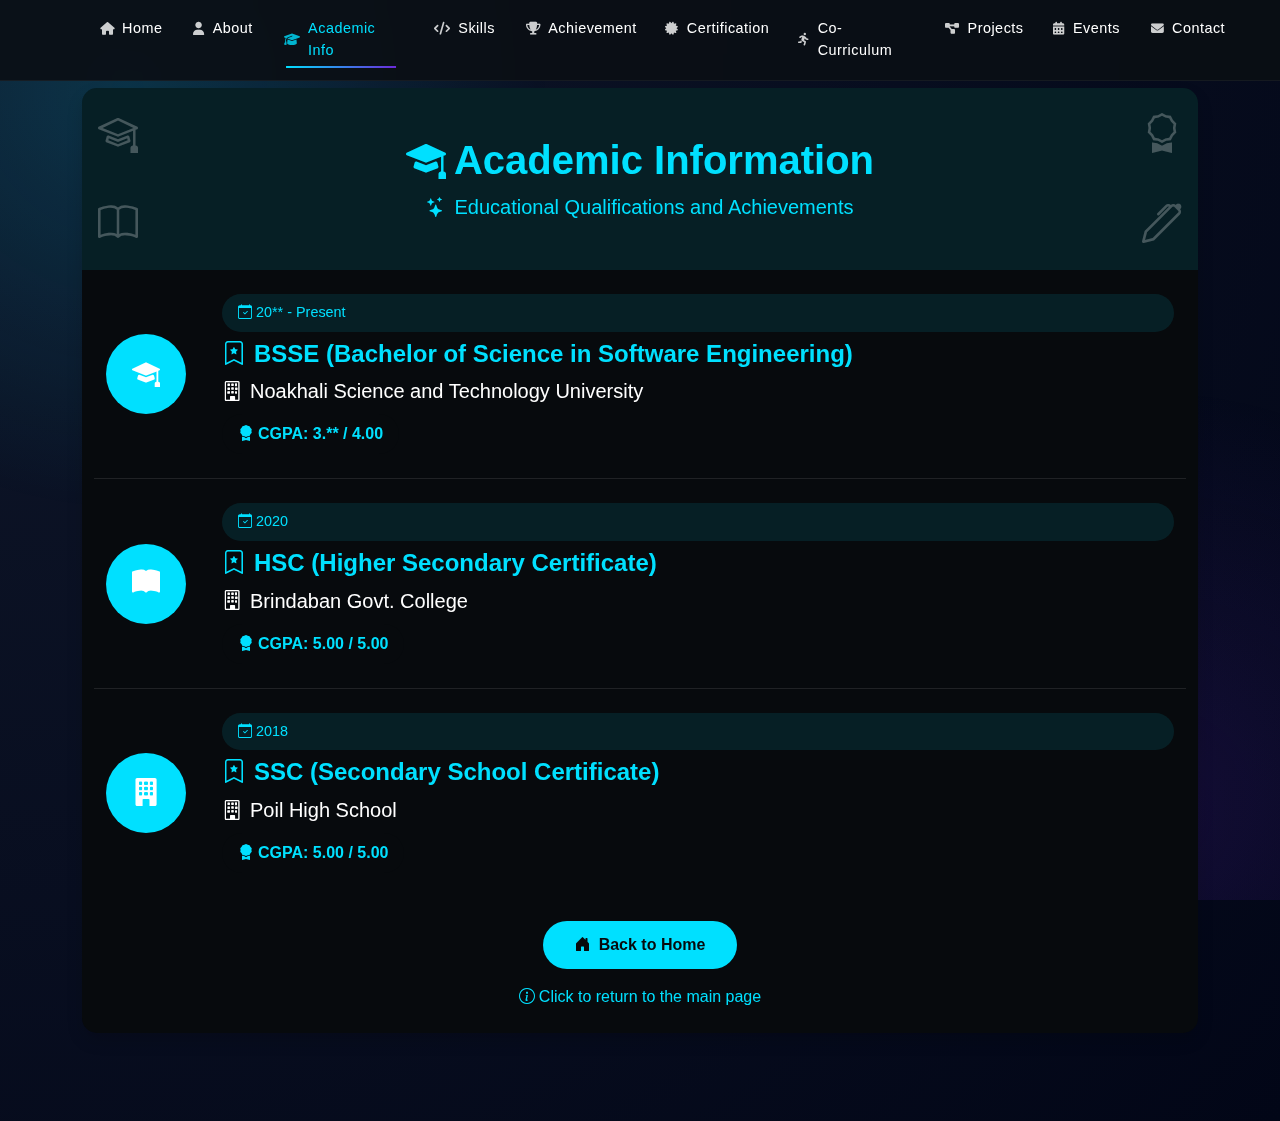
<file: academic-info.html>
<!DOCTYPE html>
<html lang="en">
<head>
    <meta charset="UTF-8">
    <meta name="viewport" content="width=device-width, initial-scale=1.0">
    <title>Academic Information</title>
    <link href="https://cdn.jsdelivr.net/npm/bootstrap@5.3.0-alpha1/dist/css/bootstrap.min.css" rel="stylesheet">
    <link rel="stylesheet" href="https://cdnjs.cloudflare.com/ajax/libs/font-awesome/6.4.0/css/all.min.css">
    <link rel="stylesheet" href="https://cdn.jsdelivr.net/npm/bootstrap-icons@1.11.3/font/bootstrap-icons.min.css">
    <link rel="stylesheet" href="style.css">
</head>
<body>
        <!-- Navigation -->
<nav class="navbar navbar-expand-lg navbar-dark">
    <div class="container">
        <button class="navbar-toggler" type="button" data-bs-toggle="collapse" data-bs-target="#navbarNav">
            <span class="navbar-toggler-icon"></span>
        </button>
        <div class="collapse navbar-collapse justify-content-end" id="navbarNav">
            <ul class="navbar-nav">
                <li class="nav-item">
                    <a class="nav-link" href="index.html">
                        <i class="fas fa-home me-2"></i> Home
                    </a>
                </li>
                <li class="nav-item">
                    <a class="nav-link" href="about-me.html">
                        <i class="fas fa-user me-2"></i> About
                    </a>
                </li>
                <li class="nav-item">
                    <a class="nav-link active" href="academic-info.html">
                        <i class="fas fa-graduation-cap me-2"></i> Academic Info
                    </a>
                </li>
                <li class="nav-item">
                    <a class="nav-link" href="skills.html">
                        <i class="fas fa-code me-2"></i> Skills
                    </a>
                </li>
                <li class="nav-item">
                    <a class="nav-link" href="achievement.html">
                        <i class="fas fa-trophy me-2"></i> Achievement
                    </a>
                </li>
                <li class="nav-item">
                    <a class="nav-link" href="certification.html">
                        <i class="fas fa-certificate me-2"></i> Certification
                    </a>
                </li>
                <li class="nav-item">
                    <a class="nav-link" href="co-curriculum.html">
                        <i class="fas fa-running me-2"></i> Co-Curriculum
                    </a>
                </li>
                <!-- Added Projects -->
                <li class="nav-item">
                    <a class="nav-link" href="projects.html">
                        <i class="fas fa-project-diagram me-2"></i> Projects
                    </a>
                </li>
                <!-- Added Events -->
                <li class="nav-item">
                    <a class="nav-link" href="events.html">
                        <i class="fas fa-calendar-alt me-2"></i> Events
                    </a>
                </li>
                <li class="nav-item">
                    <a class="nav-link" href="contact.html">
                        <i class="fas fa-envelope me-2"></i> Contact
                    </a>
                </li>
            </ul>
        </div>
    </div>
</nav>

    <!-- Academic Information Section -->
    <section class="academic-section">
        <div class="container py-4">
            <div class="custom-card shadow">
                <!-- Header with decorative icons -->
                <div class="custom-card-header p-5 text-center position-relative">
                    <div class="position-absolute top-0 start-0 p-3">
                        <i class="bi bi-mortarboard fs-1 opacity-25"></i>
                    </div>
                    <div class="position-absolute top-0 end-0 p-3">
                        <i class="bi bi-award fs-1 opacity-25"></i>
                    </div>
                    <div class="position-absolute bottom-0 start-0 p-3">
                        <i class="bi bi-book fs-1 opacity-25"></i>
                    </div>
                    <div class="position-absolute bottom-0 end-0 p-3">
                        <i class="bi bi-pen fs-1 opacity-25"></i>
                    </div>
                    <h1 class="display-6 fw-bold mb-2" style="color: var(--accent-color);">
                        <i class="bi bi-mortarboard-fill me-2"></i>Academic Information
                    </h1>
                    <p class="mb-0 lead" style="color: var(--accent-color);">
                        <i class="bi bi-stars me-2"></i>Educational Qualifications and Achievements
                    </p>
                </div>
                
                <!-- Content -->
                <div class="custom-card-body p-4">
                    <!-- University Education -->
                    <div class="row mb-4 pb-4 border-bottom border-custom">
                        <div class="col-auto d-flex align-items-center justify-content-center">
                            <div class="education-icon text-white rounded-circle p-4">
                                <i class="bi bi-mortarboard-fill fs-3"></i>
                            </div>
                        </div>
                        <div class="col ps-4">
                            <div class="education-badge mb-2 px-3 py-2 rounded-pill">
                                <i class="bi bi-calendar-check me-1"></i>20** - Present
                            </div>
                            <h3 class="h4 fw-bold mb-2" style="color: var(--accent-color);">
                                <i class="bi bi-bookmark-star me-2"></i>BSSE (Bachelor of Science in Software Engineering)
                            </h3>
                            <div class="mb-2 fs-5" style="color: white;">
                                <i class="bi bi-building me-2"></i>Noakhali Science and Technology University
                            </div>
                            <div class="d-inline-block rounded-pill px-3 py-2 fw-bold" style="background-color: var(--darker-bg); color: var(--accent-color);">
                                <i class="bi bi-award-fill me-1"></i>CGPA: 3.** / 4.00
                            </div>
                        </div>
                    </div>
                    
                    <!-- Higher Secondary Education -->
                    <div class="row mb-4 pb-4 border-bottom border-custom">
                        <div class="col-auto d-flex align-items-center justify-content-center">
                            <div class="education-icon text-white rounded-circle p-4">
                                <i class="bi bi-book-fill fs-3"></i>
                            </div>
                        </div>
                        <div class="col ps-4">
                            <div class="education-badge mb-2 px-3 py-2 rounded-pill">
                                <i class="bi bi-calendar-check me-1"></i>2020
                            </div>
                            <h3 class="h4 fw-bold mb-2" style="color: var(--accent-color);">
                                <i class="bi bi-bookmark-star me-2"></i>HSC (Higher Secondary Certificate)
                            </h3>
                            <div class="mb-2 fs-5" style="color: white;">
                                <i class="bi bi-building me-2"></i>Brindaban Govt. College
                            </div>
                            <div class="d-inline-block rounded-pill px-3 py-2 fw-bold" style="background-color: var(--darker-bg); color: var(--accent-color);">
                                <i class="bi bi-award-fill me-1"></i>CGPA: 5.00 / 5.00
                            </div>
                        </div>
                    </div>
                    
                    <!-- Secondary Education -->
                    <div class="row">
                        <div class="col-auto d-flex align-items-center justify-content-center">
                            <div class="education-icon text-white rounded-circle p-4">
                                <i class="bi bi-building-fill fs-3"></i>
                            </div>
                        </div>
                        <div class="col ps-4">
                            <div class="education-badge mb-2 px-3 py-2 rounded-pill">
                                <i class="bi bi-calendar-check me-1"></i>2018
                            </div>
                            <h3 class="h4 fw-bold mb-2" style="color: var(--accent-color);">
                                <i class="bi bi-bookmark-star me-2"></i>SSC (Secondary School Certificate)
                            </h3>
                            <div class="mb-2 fs-5" style="color: white;">
                                <i class="bi bi-building me-2"></i>Poil High School
                            </div>
                            <div class="d-inline-block rounded-pill px-3 py-2 fw-bold" style="background-color: var(--darker-bg); color: var(--accent-color);">
                                <i class="bi bi-award-fill me-1"></i>CGPA: 5.00 / 5.00
                            </div>
                        </div>
                    </div>
                </div>
                
                <!-- Footer -->
                <div class="custom-card-footer text-center p-4">
                    <a href="index.html" class="btn btn-custom">
                        <i class="bi bi-house-door-fill me-2"></i>Back to Home
                    </a>
                    <div class="mt-3" style="color: var(--accent-color);">
                        <i class="bi bi-info-circle me-1"></i>Click to return to the main page
                    </div>
                </div>
            </div>
        </div>
    </section>

    <!-- Bootstrap JS Bundle with Popper -->
    <script src="https://cdn.jsdelivr.net/npm/bootstrap@5.3.0-alpha1/dist/js/bootstrap.bundle.min.js"></script>
</body>
</html>
</file>
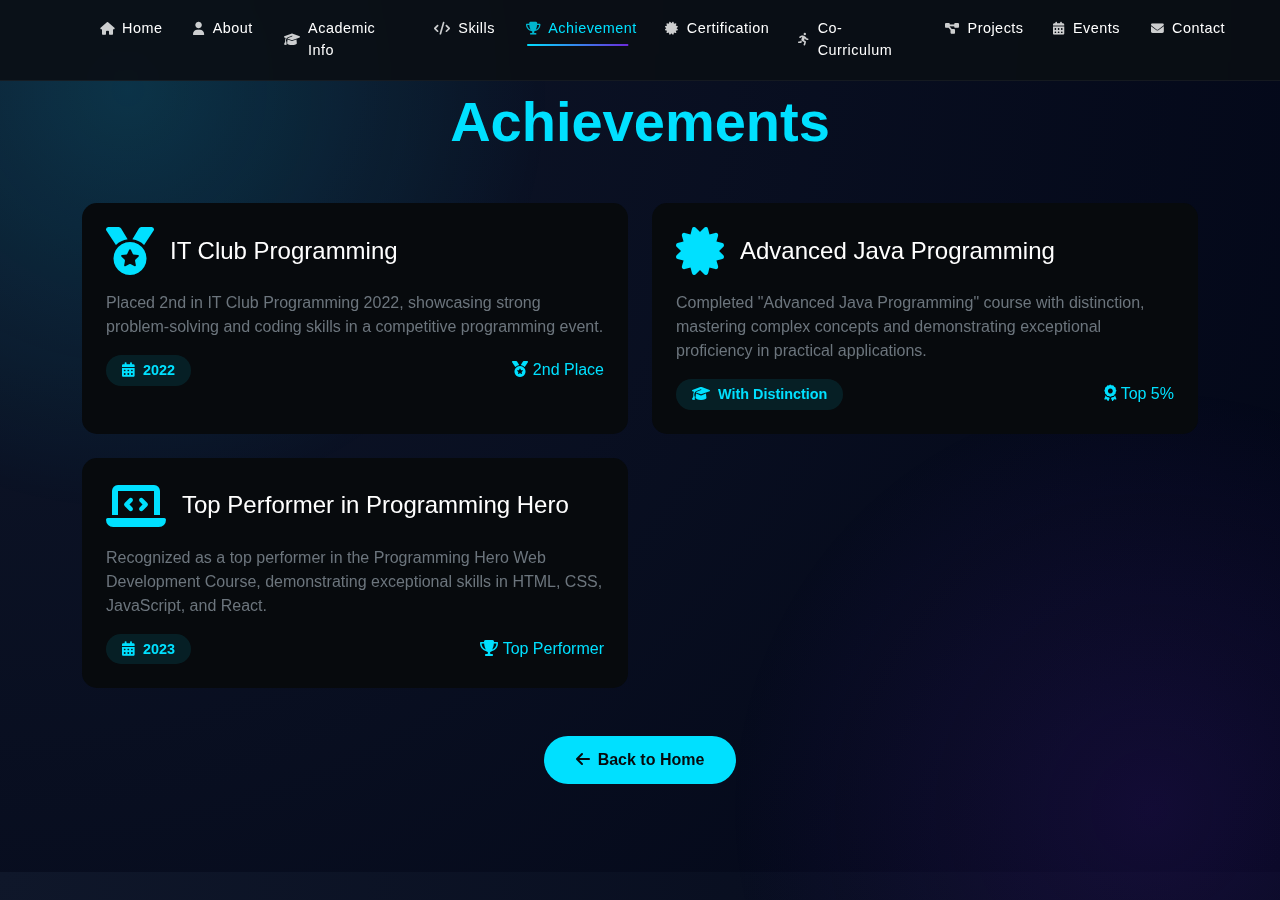
<file: achievement.html>
<!DOCTYPE html>
<html lang="en">
<head>
    <meta charset="UTF-8">
    <meta name="viewport" content="width=device-width, initial-scale=1.0">
    <title>Achievements</title>
    <link href="https://cdn.jsdelivr.net/npm/bootstrap@5.3.0-alpha1/dist/css/bootstrap.min.css" rel="stylesheet">
    <link rel="stylesheet" href="https://cdnjs.cloudflare.com/ajax/libs/font-awesome/6.4.0/css/all.min.css">
    <link rel="stylesheet" href="style.css">
    <style>
        .achievements-section {
            padding: 4rem 0;
        }

        .achievement-card {
            background-color: var(--darker-bg);
            border-radius: 15px;
            padding: 1.5rem;
            transition: transform 0.3s, box-shadow 0.3s;
            height: 100%; /* Ensure all cards have the same height */
            display: flex;
            flex-direction: column;
        }

        .achievement-card:hover {
            transform: translateY(-5px);
            box-shadow: 0 10px 20px rgba(0, 224, 255, 0.2);
        }

        .achievement-icon {
            color: var(--accent-color);
        }

        .badge-custom {
            background-color: rgba(0, 224, 255, 0.1);
            color: var(--accent-color);
            font-size: 0.9rem;
        }

        .highlight {
            color: var(--accent-color);
        }

        .btn-custom {
            background-color: var(--accent-color);
            color: var(--darker-bg);
            border: none;
            padding: 0.75rem 2rem;
            border-radius: 30px;
            font-weight: 600;
            transition: all 0.3s;
        }

        .btn-custom:hover {
            transform: translateY(-3px);
            box-shadow: 0 5px 15px rgba(0, 224, 255, 0.4);
        }

        /* Ensure all cards in a row have the same height */
        .row {
            display: flex;
            flex-wrap: wrap;
        }

        .row > .col-md-6 {
            display: flex;
        }
    </style>
</head>
<body>
        <!-- Navigation -->
<nav class="navbar navbar-expand-lg navbar-dark">
    <div class="container">
        <button class="navbar-toggler" type="button" data-bs-toggle="collapse" data-bs-target="#navbarNav">
            <span class="navbar-toggler-icon"></span>
        </button>
        <div class="collapse navbar-collapse justify-content-end" id="navbarNav">
            <ul class="navbar-nav">
                <li class="nav-item">
                    <a class="nav-link" href="index.html">
                        <i class="fas fa-home me-2"></i> Home
                    </a>
                </li>
                <li class="nav-item">
                    <a class="nav-link" href="about-me.html">
                        <i class="fas fa-user me-2"></i> About
                    </a>
                </li>
                <li class="nav-item">
                    <a class="nav-link" href="academic-info.html">
                        <i class="fas fa-graduation-cap me-2"></i> Academic Info
                    </a>
                </li>
                <li class="nav-item">
                    <a class="nav-link" href="skills.html">
                        <i class="fas fa-code me-2"></i> Skills
                    </a>
                </li>
                <li class="nav-item">
                    <a class="nav-link active" href="achievement.html">
                        <i class="fas fa-trophy me-2"></i> Achievement
                    </a>
                </li>
                <li class="nav-item">
                    <a class="nav-link" href="certification.html">
                        <i class="fas fa-certificate me-2"></i> Certification
                    </a>
                </li>
                <li class="nav-item">
                    <a class="nav-link" href="co-curriculum.html">
                        <i class="fas fa-running me-2"></i> Co-Curriculum
                    </a>
                </li>
                <!-- Added Projects -->
                <li class="nav-item">
                    <a class="nav-link" href="projects.html">
                        <i class="fas fa-project-diagram me-2"></i> Projects
                    </a>
                </li>
                <!-- Added Events -->
                <li class="nav-item">
                    <a class="nav-link" href="events.html">
                        <i class="fas fa-calendar-alt me-2"></i> Events
                    </a>
                </li>
                <li class="nav-item">
                    <a class="nav-link" href="contact.html">
                        <i class="fas fa-envelope me-2"></i> Contact
                    </a>
                </li>
            </ul>
        </div>
    </div>
</nav>

    <!-- Achievements Section -->
    <section class="achievements-section">
        <div class="container py-4">
            <h1 class="display-4 fw-bold mb-5 text-center" style="color: var(--accent-color);">
                Achievements
            </h1>

            <div class="row g-4">
                <!-- Achievement 2 -->
                <div class="col-md-6">
                    <div class="achievement-card">
                        <div class="d-flex align-items-center mb-3">
                            <i class="fas fa-medal achievement-icon fa-3x me-3"></i>
                            <h3 class="fs-4 mb-0">IT Club Programming</h3>
                        </div>
                        <p class="text-secondary mb-3">
                            Placed 2nd in IT Club Programming 2022, showcasing strong
                            problem-solving and coding skills in a competitive programming
                            event.
                        </p>
                        <div class="d-flex justify-content-between align-items-center">
                            <span class="badge badge-custom rounded-pill px-3 py-2">
                                <i class="fas fa-calendar-alt me-2"></i>2022
                            </span>
                            <div class="highlight">
                                <i class="fas fa-medal"></i> 2nd Place
                            </div>
                        </div>
                    </div>
                </div>

                <!-- Achievement 3 -->
                <div class="col-md-6">
                    <div class="achievement-card">
                        <div class="d-flex align-items-center mb-3">
                            <i class="fas fa-certificate achievement-icon fa-3x me-3"></i>
                            <h3 class="fs-4 mb-0">Advanced Java Programming</h3>
                        </div>
                        <p class="text-secondary mb-3">
                            Completed "Advanced Java Programming" course with distinction,
                            mastering complex concepts and demonstrating exceptional
                            proficiency in practical applications.
                        </p>
                        <div class="d-flex justify-content-between align-items-center">
                            <span class="badge badge-custom rounded-pill px-3 py-2">
                                <i class="fas fa-graduation-cap me-2"></i>With Distinction
                            </span>
                            <div class="highlight">
                                <i class="fas fa-award"></i> Top 5%
                            </div>
                        </div>
                    </div>
                </div>

                <!-- Achievement 4: Top Performer in Programming Hero Web Development Course -->
                <div class="col-md-6">
                    <div class="achievement-card">
                        <div class="d-flex align-items-center mb-3">
                            <i class="fas fa-laptop-code achievement-icon fa-3x me-3"></i>
                            <h3 class="fs-4 mb-0">Top Performer in Programming Hero</h3>
                        </div>
                        <p class="text-secondary mb-3">
                            Recognized as a top performer in the Programming Hero Web Development Course,
                            demonstrating exceptional skills in HTML, CSS, JavaScript, and React.
                        </p>
                        <div class="d-flex justify-content-between align-items-center">
                            <span class="badge badge-custom rounded-pill px-3 py-2">
                                <i class="fas fa-calendar-alt me-2"></i>2023
                            </span>
                            <div class="highlight">
                                <i class="fas fa-trophy"></i> Top Performer
                            </div>
                        </div>
                    </div>
                </div>
            </div>

            <!-- Back to Home Button -->
            <div class="text-center mt-5">
                <a href="index.html" class="btn btn-custom">
                    <i class="fas fa-arrow-left me-2"></i>Back to Home
                </a>
            </div>
        </div>
    </section>

    <!-- Bootstrap JS Bundle with Popper -->
    <script src="https://cdn.jsdelivr.net/npm/bootstrap@5.3.0-alpha1/dist/js/bootstrap.bundle.min.js"></script>
</body>
</html>
</file>
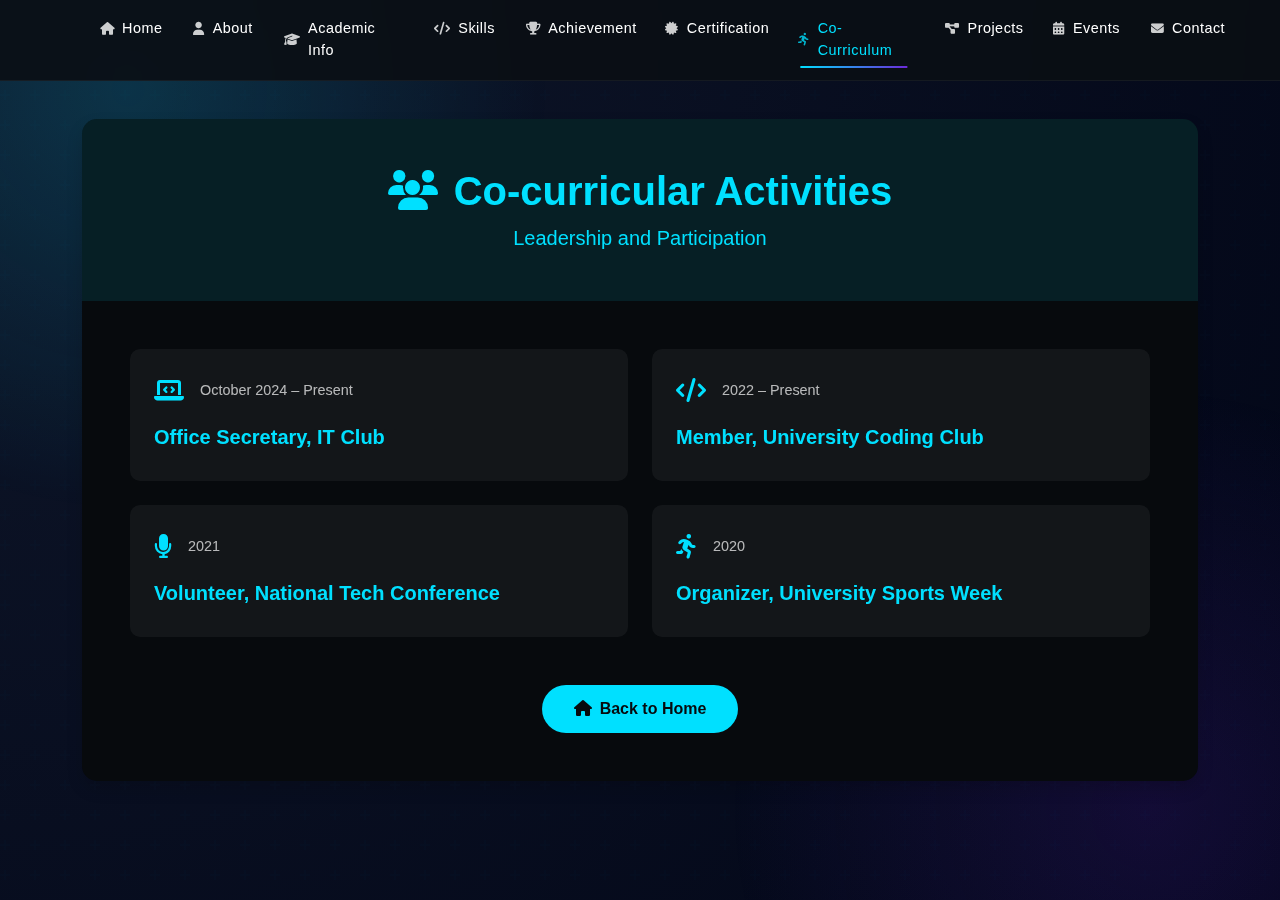
<file: co-curriculum.html>
<!DOCTYPE html>
<html lang="en">
<head>
    <meta charset="UTF-8">
    <meta name="viewport" content="width=device-width, initial-scale=1.0">
    <title>Co-curriculum</title>
    <!-- Bootstrap CSS -->
    <link href="https://cdn.jsdelivr.net/npm/bootstrap@5.3.0-alpha1/dist/css/bootstrap.min.css" rel="stylesheet">
    <!-- Font Awesome for icons -->
     
    <link rel="stylesheet" href="https://cdnjs.cloudflare.com/ajax/libs/font-awesome/6.4.0/css/all.min.css">
    <link rel="stylesheet" href="style.css">
    <style>
        .hero-section {
            padding: 4rem 0;
        }

        .custom-card {
            background-color: var(--darker-bg);
            border-radius: 15px;
            overflow: hidden;
        }

        .custom-card-header {
            background-color: rgba(0, 224, 255, 0.1);
            padding: 3rem 1rem;
            text-align: center;
        }

        .custom-card-header h1 {
            font-size: 2.5rem;
            font-weight: 700;
            color: var(--accent-color);
        }

        .custom-card-header p {
            font-size: 1.25rem;
            color: var(--accent-color);
        }

        .activity-item {
            background-color: rgba(255, 255, 255, 0.05);
            padding: 1.5rem;
            border-radius: 10px;
            transition: transform 0.3s, box-shadow 0.3s;
        }

        .activity-item:hover {
            transform: translateY(-5px);
            box-shadow: 0 10px 20px rgba(0, 224, 255, 0.2);
        }

        .activity-icon {
            font-size: 1.5rem;
            color: var(--accent-color);
        }

        .activity-period {
            font-size: 0.9rem;
            color: rgba(255, 255, 255, 0.7);
        }

        .activity-title {
            font-size: 1.25rem;
            font-weight: 600;
            color: var(--accent-color);
        }

        .btn-custom {
            background-color: var(--accent-color);
            color: var(--darker-bg);
            border: none;
            padding: 0.75rem 2rem;
            border-radius: 30px;
            font-weight: 600;
            transition: all 0.3s;
        }

        .btn-custom:hover {
            transform: translateY(-3px);
            box-shadow: 0 5px 15px rgba(0, 224, 255, 0.4);
        }
    </style>
</head>
<body>
    <!-- Navigation -->
    <nav class="navbar navbar-expand-lg navbar-dark">
        <div class="container">
            <button class="navbar-toggler" type="button" data-bs-toggle="collapse" data-bs-target="#navbarNav">
                <span class="navbar-toggler-icon"></span>
            </button>
            <div class="collapse navbar-collapse justify-content-end" id="navbarNav">
                <ul class="navbar-nav">
                    <li class="nav-item">
                        <a class="nav-link" href="index.html">
                            <i class="fas fa-home me-2"></i> Home
                        </a>
                    </li>
                    <li class="nav-item">
                        <a class="nav-link" href="about-me.html">
                            <i class="fas fa-user me-2"></i> About
                        </a>
                    </li>
                    <li class="nav-item">
                        <a class="nav-link" href="academic-info.html">
                            <i class="fas fa-graduation-cap me-2"></i> Academic Info
                        </a>
                    </li>
                    <li class="nav-item">
                        <a class="nav-link" href="skills.html">
                            <i class="fas fa-code me-2"></i> Skills
                        </a>
                    </li>
                    <li class="nav-item">
                        <a class="nav-link" href="achievement.html">
                            <i class="fas fa-trophy me-2"></i> Achievement
                        </a>
                    </li>
                    <li class="nav-item">
                        <a class="nav-link" href="certification.html">
                            <i class="fas fa-certificate me-2"></i> Certification
                        </a>
                    </li>
                    <li class="nav-item">
                        <a class="nav-link active" href="co-curriculum.html">
                            <i class="fas fa-running me-2"></i> Co-Curriculum
                        </a>
                    </li>
                    <!-- Added Projects -->
                    <li class="nav-item">
                        <a class="nav-link" href="projects.html">
                            <i class="fas fa-project-diagram me-2"></i> Projects
                        </a>
                    </li>
                    <!-- Added Events -->
                    <li class="nav-item">
                        <a class="nav-link" href="events.html">
                            <i class="fas fa-calendar-alt me-2"></i> Events
                        </a>
                    </li>
                    <li class="nav-item">
                        <a class="nav-link" href="contact.html">
                            <i class="fas fa-envelope me-2"></i> Contact
                        </a>
                    </li>
                </ul>
            </div>
        </div>
    </nav>
    <!-- Co-curricular Activities Section -->
    <section class="hero-section">
        <div class="container py-4">
            <div class="custom-card shadow">
                <!-- Header -->
                <div class="custom-card-header">
                    <h1 class="display-6 fw-bold">
                        <i class="fas fa-users me-3"></i>Co-curricular Activities
                    </h1>
                    <p class="mb-0 lead">Leadership and Participation</p>
                </div>
                
                <!-- Activities -->
                <div class="p-4 p-md-5">
                    <div class="row g-4">
                        <!-- IT Club Activity -->
                        <div class="col-md-6">
                            <div class="activity-item">
                                <div class="d-flex align-items-center mb-3">
                                    <div class="activity-icon me-3">
                                        <i class="fas fa-laptop-code"></i>
                                    </div>
                                    <span class="activity-period">October 2024 – Present</span>
                                </div>
                                <h3 class="activity-title">Office Secretary, IT Club</h3>
                            </div>
                        </div>
                        
                        <!-- Coding Club Activity -->
                        <div class="col-md-6">
                            <div class="activity-item">
                                <div class="d-flex align-items-center mb-3">
                                    <div class="activity-icon me-3">
                                        <i class="fas fa-code"></i>
                                    </div>
                                    <span class="activity-period">2022 – Present</span>
                                </div>
                                <h3 class="activity-title">Member, University Coding Club</h3>
                            </div>
                        </div>
                        
                        <!-- Tech Conference Activity -->
                        <div class="col-md-6">
                            <div class="activity-item">
                                <div class="d-flex align-items-center mb-3">
                                    <div class="activity-icon me-3">
                                        <i class="fas fa-microphone"></i>
                                    </div>
                                    <span class="activity-period">2021</span>
                                </div>
                                <h3 class="activity-title">Volunteer, National Tech Conference</h3>
                            </div>
                        </div>
                        
                        <!-- Sports Week Activity -->
                        <div class="col-md-6">
                            <div class="activity-item">
                                <div class="d-flex align-items-center mb-3">
                                    <div class="activity-icon me-3">
                                        <i class="fas fa-running"></i>
                                    </div>
                                    <span class="activity-period">2020</span>
                                </div>
                                <h3 class="activity-title">Organizer, University Sports Week</h3>
                            </div>
                        </div>
                    </div>
                    
                    <!-- Footer/Back button -->
                    <div class="text-center mt-5">
                        <a href="index.html" class="btn btn-custom">
                            <i class="fas fa-home me-2"></i>Back to Home
                        </a>
                    </div>
                </div>
            </div>
        </div>
    </section>

    <!-- Bootstrap JS Bundle with Popper -->
    <script src="https://cdn.jsdelivr.net/npm/bootstrap@5.3.0-alpha1/dist/js/bootstrap.bundle.min.js"></script>
</body>
</html>
</file>
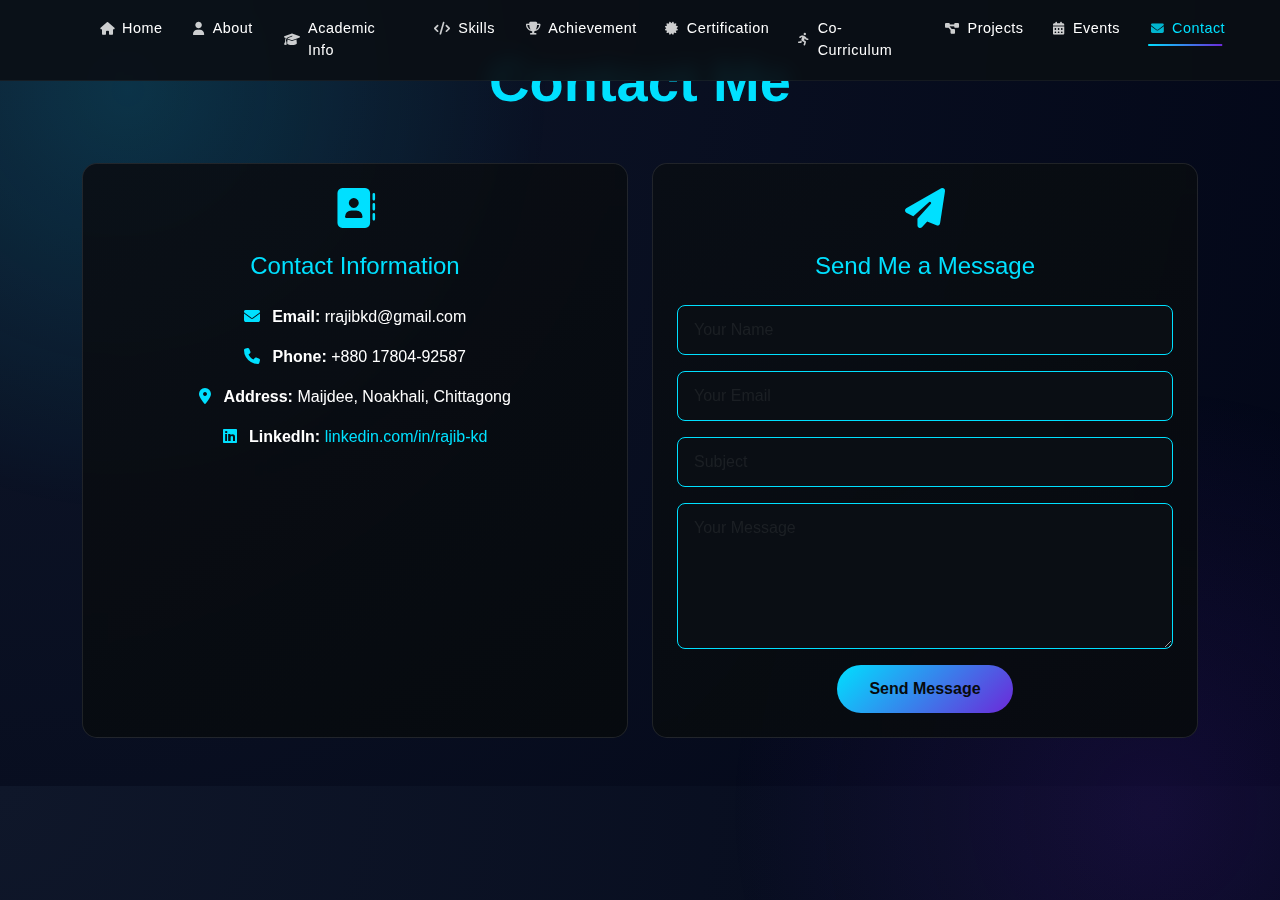
<file: contact.html>
<!DOCTYPE html>
<html lang="en">
<head>
    <meta charset="UTF-8">
    <meta name="viewport" content="width=device-width, initial-scale=1.0">
    <title>Contact Me</title>
    <!-- Bootstrap CSS -->
    <link href="https://cdn.jsdelivr.net/npm/bootstrap@5.3.0-alpha1/dist/css/bootstrap.min.css" rel="stylesheet">
    <!-- Font Awesome for icons -->
    <link rel="stylesheet" href="https://cdnjs.cloudflare.com/ajax/libs/font-awesome/6.4.0/css/all.min.css">
    <link rel="stylesheet" href="https://cdnjs.cloudflare.com/ajax/libs/font-awesome/6.4.0/css/all.min.css">
    <link rel="stylesheet" href="style.css">
    <style>
        .contact-card {
            background-color: var(--darker-bg);
            border-radius: 10px;
            padding: 2rem;
            transition: transform 0.3s, box-shadow 0.3s;
        }

        .contact-card:hover {
            transform: translateY(-10px);
            box-shadow: 0 15px 30px rgba(0, 224, 255, 0.3);
        }
        
        .contact-card:hover .contact-icon {
            transform: scale(1.1);
        }
        
        .contact-card:hover .position-absolute {
            opacity: 1;
        }

        .contact-icon {
            font-size: 2rem;
            color: var(--accent-color);
            margin-bottom: 1rem;
        }

        .form-control {
            background-color: var(--dark-bg);
            border: 1px solid var(--accent-color);
            color: white;
            border-radius: 5px;
            padding: 0.75rem 1rem;
        }

        .form-control:focus {
            border-color: var(--accent-color);
            box-shadow: 0 0 0 0.25rem rgba(0, 224, 255, 0.25);
        }

        .btn-custom {
            background-color: var(--accent-color);
            color: var(--darker-bg);
            border: none;
            padding: 0.75rem 2rem;
            border-radius: 30px;
            font-weight: 600;
            transition: all 0.3s;
        }

        .btn-custom:hover {
            transform: translateY(-5px);
            box-shadow: 0 10px 20px rgba(0, 224, 255, 0.4);
        }

        .highlight {
            color: var(--accent-color);
        }
    </style>
</head>
<body>
        <!-- Navigation -->
<nav class="navbar navbar-expand-lg navbar-dark">
    <div class="container">
        <button class="navbar-toggler" type="button" data-bs-toggle="collapse" data-bs-target="#navbarNav">
            <span class="navbar-toggler-icon"></span>
        </button>
        <div class="collapse navbar-collapse justify-content-end" id="navbarNav">
            <ul class="navbar-nav">
                <li class="nav-item">
                    <a class="nav-link" href="index.html">
                        <i class="fas fa-home me-2"></i> Home
                    </a>
                </li>
                <li class="nav-item">
                    <a class="nav-link" href="about-me.html">
                        <i class="fas fa-user me-2"></i> About
                    </a>
                </li>
                <li class="nav-item">
                    <a class="nav-link" href="academic-info.html">
                        <i class="fas fa-graduation-cap me-2"></i> Academic Info
                    </a>
                </li>
                <li class="nav-item">
                    <a class="nav-link" href="skills.html">
                        <i class="fas fa-code me-2"></i> Skills
                    </a>
                </li>
                <li class="nav-item">
                    <a class="nav-link" href="achievement.html">
                        <i class="fas fa-trophy me-2"></i> Achievement
                    </a>
                </li>
                <li class="nav-item">
                    <a class="nav-link" href="certification.html">
                        <i class="fas fa-certificate me-2"></i> Certification
                    </a>
                </li>
                <li class="nav-item">
                    <a class="nav-link" href="co-curriculum.html">
                        <i class="fas fa-running me-2"></i> Co-Curriculum
                    </a>
                </li>
                <!-- Added Projects -->
                <li class="nav-item">
                    <a class="nav-link" href="projects.html">
                        <i class="fas fa-project-diagram me-2"></i> Projects
                    </a>
                </li>
                <!-- Added Events -->
                <li class="nav-item">
                    <a class="nav-link" href="events.html">
                        <i class="fas fa-calendar-alt me-2"></i> Events
                    </a>
                </li>
                <li class="nav-item">
                    <a class="nav-link active" href="contact.html">
                        <i class="fas fa-envelope me-2"></i> Contact
                    </a>
                </li>
            </ul>
        </div>
    </div>
</nav>
<!-- Contact Section -->
<div class="container py-5">
    <h1 class="display-4 fw-bold mb-5 text-center" style="color: var(--accent-color);">Contact Me</h1>
    <div class="row g-4">
        <!-- Contact Details -->
        <div class="col-md-6">
            <div class="contact-card h-100 p-4 position-relative" style="
                background: linear-gradient(145deg, rgba(10, 14, 20, 0.9), rgba(7, 10, 13, 0.9));
                border-radius: 15px;
                border: 1px solid rgba(255, 255, 255, 0.1);
                backdrop-filter: blur(10px);
                transition: transform 0.3s, box-shadow 0.3s;
            ">
                <div class="text-center">
                    <i class="fas fa-address-book contact-icon" style="
                        font-size: 2.5rem;
                        color: var(--accent-color);
                        margin-bottom: 1.5rem;
                        transition: transform 0.3s;
                    "></i>
                    <h3 class="fs-4 mb-4 highlight" style="color: var(--accent-color);">Contact Information</h3>
                    <ul class="list-unstyled">
                        <li class="mb-3">
                            <i class="fas fa-envelope me-2 highlight" style="color: var(--accent-color);"></i>
                            <strong>Email:</strong> rrajibkd@gmail.com
                        </li>
                        <li class="mb-3">
                            <i class="fas fa-phone me-2 highlight" style="color: var(--accent-color);"></i>
                            <strong>Phone:</strong> +880 17804-92587
                        </li>
                        <li class="mb-3">
                            <i class="fas fa-map-marker-alt me-2 highlight" style="color: var(--accent-color);"></i>
                            <strong>Address:</strong> Maijdee, Noakhali, Chittagong
                        </li>
                        <li class="mb-3">
                            <i class="fab fa-linkedin me-2 highlight" style="color: var(--accent-color);"></i>
                            <strong>LinkedIn:</strong> 
                            <a href="https://linkedin.com/in/rajib-kd" target="_blank" class="highlight" style="color: var(--accent-color); text-decoration: none;">
                                linkedin.com/in/rajib-kd
                            </a>
                        </li>
                    </ul>
                </div>
                <!-- Glow Effect -->
                <div class="position-absolute top-0 start-0 w-100 h-100" style="
                    background: radial-gradient(circle, rgba(0, 224, 255, 0.1), transparent 70%);
                    opacity: 0;
                    transition: opacity 0.3s;
                    pointer-events: none;
                    border-radius: 15px;
                "></div>
            </div>
        </div>

        <!-- Contact Form -->
        <div class="col-md-6">
            <div class="contact-card h-100 p-4 position-relative" style="
                background: linear-gradient(145deg, rgba(10, 14, 20, 0.9), rgba(7, 10, 13, 0.9));
                border-radius: 15px;
                border: 1px solid rgba(255, 255, 255, 0.1);
                backdrop-filter: blur(10px);
                transition: transform 0.3s, box-shadow 0.3s;
            ">
                <div class="text-center">
                    <i class="fas fa-paper-plane contact-icon" style="
                        font-size: 2.5rem;
                        color: var(--accent-color);
                        margin-bottom: 1.5rem;
                        transition: transform 0.3s;
                    "></i>
                    <h3 class="fs-4 mb-4 highlight" style="color: var(--accent-color);">Send Me a Message</h3>
                </div>
                <form>
                    <div class="mb-3">
                        <input type="text" class="form-control" placeholder="Your Name" required style="
                            background-color: var(--dark-bg);
                            border: 1px solid var(--accent-color);
                            color: white;
                            border-radius: 8px;
                            padding: 0.75rem 1rem;
                            transition: border-color 0.3s, box-shadow 0.3s;
                        ">
                    </div>
                    <div class="mb-3">
                        <input type="email" class="form-control" placeholder="Your Email" required style="
                            background-color: var(--dark-bg);
                            border: 1px solid var(--accent-color);
                            color: white;
                            border-radius: 8px;
                            padding: 0.75rem 1rem;
                            transition: border-color 0.3s, box-shadow 0.3s;
                        ">
                    </div>
                    <div class="mb-3">
                        <input type="text" class="form-control" placeholder="Subject" required style="
                            background-color: var(--dark-bg);
                            border: 1px solid var(--accent-color);
                            color: white;
                            border-radius: 8px;
                            padding: 0.75rem 1rem;
                            transition: border-color 0.3s, box-shadow 0.3s;
                        ">
                    </div>
                    <div class="mb-3">
                        <textarea class="form-control" rows="5" placeholder="Your Message" required style="
                            background-color: var(--dark-bg);
                            border: 1px solid var(--accent-color);
                            color: white;
                            border-radius: 8px;
                            padding: 0.75rem 1rem;
                            transition: border-color 0.3s, box-shadow 0.3s;
                        "></textarea>
                    </div>
                    <div class="text-center">
                        <button type="submit" class="btn btn-custom" style="
                            background: var(--accent-gradient);
                            color: var(--darker-bg);
                            border: none;
                            padding: 0.75rem 2rem;
                            border-radius: 30px;
                            font-weight: 600;
                            transition: transform 0.3s, box-shadow 0.3s;
                        ">
                            Send Message
                        </button>
                    </div>
                </form>
                <!-- Glow Effect -->
                <div class="position-absolute top-0 start-0 w-100 h-100" style="
                    background: radial-gradient(circle, rgba(0, 224, 255, 0.1), transparent 70%);
                    opacity: 0;
                    transition: opacity 0.3s;
                    pointer-events: none;
                    border-radius: 15px;
                "></div>
            </div>
        </div>
    </div>
</div>

    <!-- Bootstrap JS Bundle with Popper -->
    <script src="https://cdn.jsdelivr.net/npm/bootstrap@5.3.0-alpha1/dist/js/bootstrap.bundle.min.js"></script>
</body>
</html>
</file>
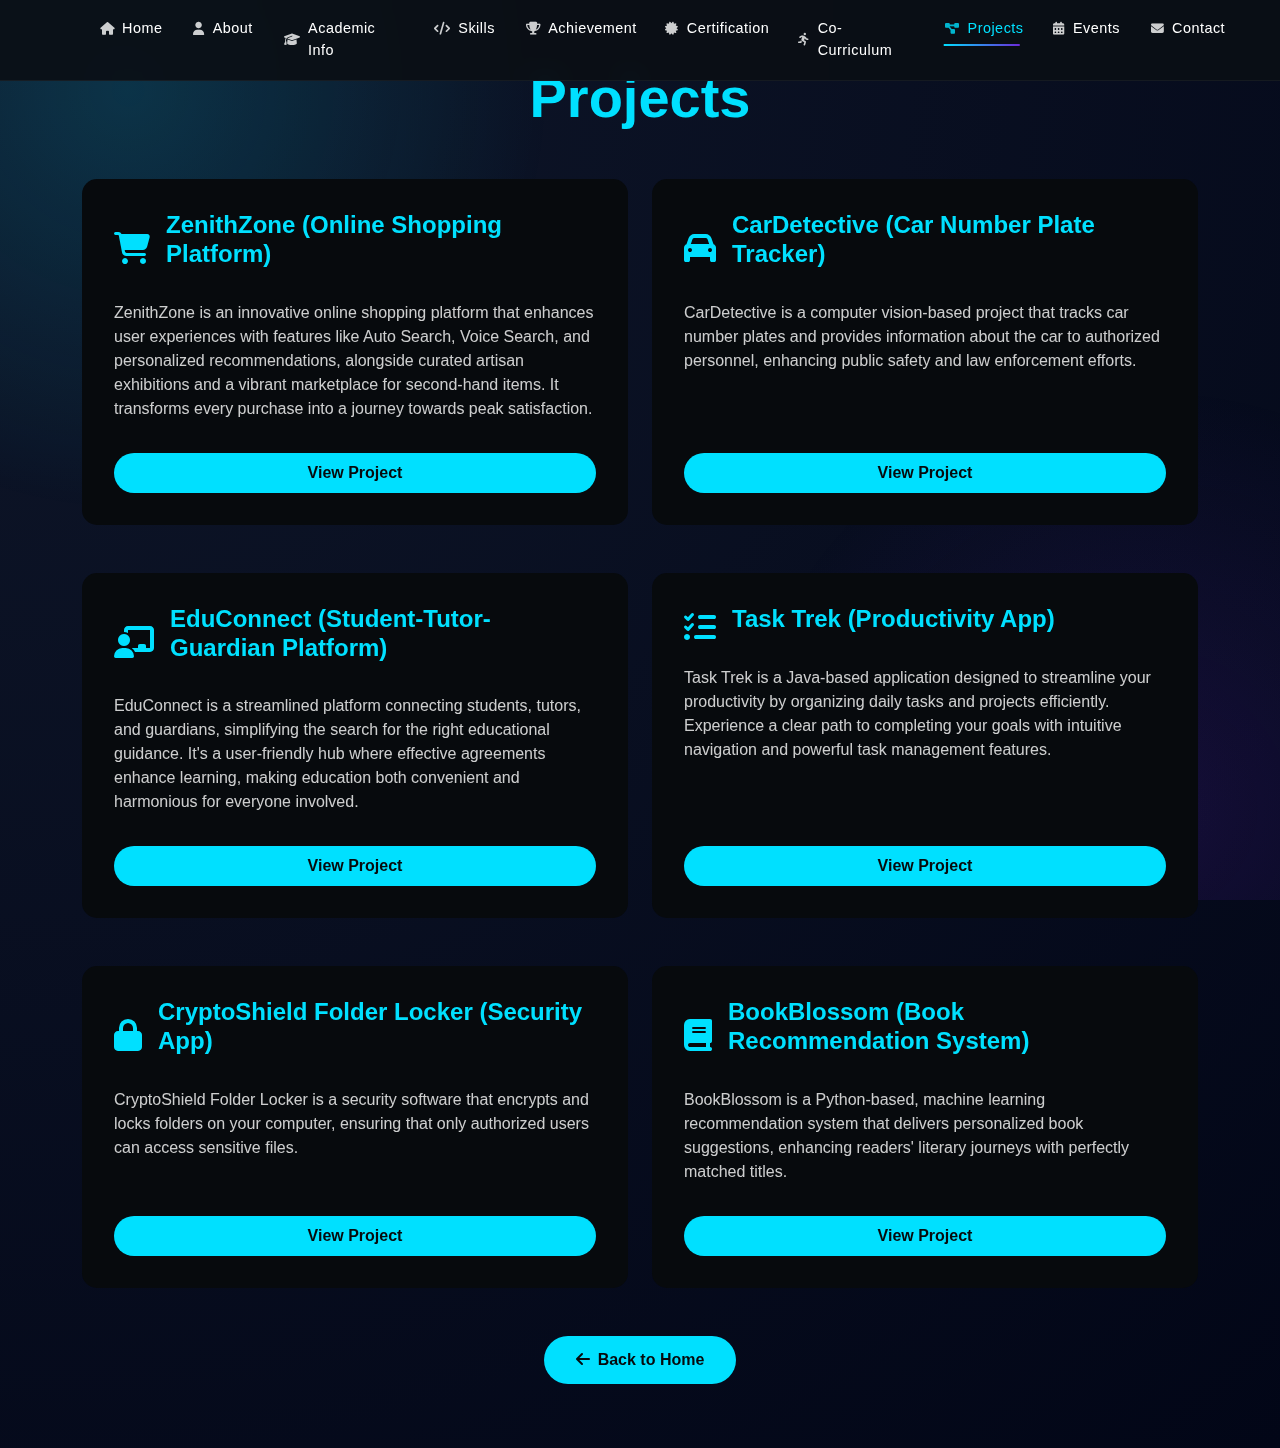
<file: projects.html>
<!DOCTYPE html>
<html lang="en">
<head>
    <meta charset="UTF-8">
    <meta name="viewport" content="width=device-width, initial-scale=1.0">
    <title>Projects</title>
    <link href="https://cdn.jsdelivr.net/npm/bootstrap@5.3.0-alpha1/dist/css/bootstrap.min.css" rel="stylesheet">
    <link rel="stylesheet" href="https://cdnjs.cloudflare.com/ajax/libs/font-awesome/6.4.0/css/all.min.css">
    <link rel="stylesheet" href="style.css">
    <style>
        .projects-section {
            padding: 4rem 0;
        }

        .project-card {
            background-color: var(--darker-bg);
            border-radius: 15px;
            padding: 2rem;
            transition: transform 0.3s, box-shadow 0.3s;
            height: 100%;
            display: flex;
            flex-direction: column;
        }

        .project-card:hover {
            transform: translateY(-5px);
            box-shadow: 0 10px 20px rgba(0, 224, 255, 0.2);
        }

        .project-title {
            font-size: 1.5rem;
            font-weight: 700;
            color: var(--accent-color);
            margin-bottom: 1rem;
        }

        .project-description {
            font-size: 1rem;
            color: rgba(255, 255, 255, 0.8);
            flex-grow: 1;
        }

        .project-card .btn {
            background-color: var(--accent-color);
            color: var(--darker-bg);
            border: none;
            padding: 0.5rem 1.5rem;
            border-radius: 30px;
            font-weight: 600;
            transition: all 0.3s;
            margin-top: 1rem;
        }

        .project-card .btn:hover {
            transform: translateY(-3px);
            box-shadow: 0 5px 15px rgba(0, 224, 255, 0.4);
        }

        .btn-custom {
            background-color: var(--accent-color);
            color: var(--darker-bg);
            border: none;
            padding: 0.75rem 2rem;
            border-radius: 30px;
            font-weight: 600;
            transition: all 0.3s;
        }

        .btn-custom:hover {
            transform: translateY(-3px);
            box-shadow: 0 5px 15px rgba(0, 224, 255, 0.4);
        }

        .social-icons a {
            color: white;
            font-size: 1.2rem;
            transition: color 0.3s;
        }

        .social-icons a:hover {
            color: var(--accent-color);
        }
    </style>
</head>
<body>
        <!-- Navigation -->
<nav class="navbar navbar-expand-lg navbar-dark">
    <div class="container">
        <button class="navbar-toggler" type="button" data-bs-toggle="collapse" data-bs-target="#navbarNav">
            <span class="navbar-toggler-icon"></span>
        </button>
        <div class="collapse navbar-collapse justify-content-end" id="navbarNav">
            <ul class="navbar-nav">
                <li class="nav-item">
                    <a class="nav-link" href="index.html">
                        <i class="fas fa-home me-2"></i> Home
                    </a>
                </li>
                <li class="nav-item">
                    <a class="nav-link" href="about-me.html">
                        <i class="fas fa-user me-2"></i> About
                    </a>
                </li>
                <li class="nav-item">
                    <a class="nav-link" href="academic-info.html">
                        <i class="fas fa-graduation-cap me-2"></i> Academic Info
                    </a>
                </li>
                <li class="nav-item">
                    <a class="nav-link" href="skills.html">
                        <i class="fas fa-code me-2"></i> Skills
                    </a>
                </li>
                <li class="nav-item">
                    <a class="nav-link" href="achievement.html">
                        <i class="fas fa-trophy me-2"></i> Achievement
                    </a>
                </li>
                <li class="nav-item">
                    <a class="nav-link" href="certification.html">
                        <i class="fas fa-certificate me-2"></i> Certification
                    </a>
                </li>
                <li class="nav-item">
                    <a class="nav-link" href="co-curriculum.html">
                        <i class="fas fa-running me-2"></i> Co-Curriculum
                    </a>
                </li>
                <!-- Added Projects -->
                <li class="nav-item">
                    <a class="nav-link active" href="projects.html">
                        <i class="fas fa-project-diagram me-2"></i> Projects
                    </a>
                </li>
                <!-- Added Events -->
                <li class="nav-item">
                    <a class="nav-link" href="events.html">
                        <i class="fas fa-calendar-alt me-2"></i> Events
                    </a>
                </li>
                <li class="nav-item">
                    <a class="nav-link" href="contact.html">
                        <i class="fas fa-envelope me-2"></i> Contact
                    </a>
                </li>
            </ul>
        </div>
    </div>
</nav>

    <!-- Projects Section -->
    <section class="projects-section">
        <div class="container">
            <h1 class="display-4 fw-bold mb-5 text-center" style="color: var(--accent-color);">Projects</h1>

            <!-- Project 1: ZenithZone -->
            <div class="row g-4">
                <div class="col-md-6">
                    <div class="project-card">
                        <div class="d-flex align-items-center mb-3">
                            <i class="fas fa-shopping-cart fa-2x me-3" style="color: var(--accent-color);"></i>
                            <h3 class="project-title">ZenithZone (Online Shopping Platform)</h3>
                        </div>
                        <p class="project-description">
                            ZenithZone is an innovative online shopping platform that enhances user experiences with features like Auto Search, Voice Search, and personalized recommendations, alongside curated artisan exhibitions and a vibrant marketplace for second-hand items. It transforms every purchase into a journey towards peak satisfaction.
                        </p>
                        <a href="https://github.com/Rajibkd1/ZenithZone.git" class="btn">View Project</a>
                    </div>
                </div>

                <!-- Project 2: CarDetective -->
                <div class="col-md-6">
                    <div class="project-card">
                        <div class="d-flex align-items-center mb-3">
                            <i class="fas fa-car fa-2x me-3" style="color: var(--accent-color);"></i>
                            <h3 class="project-title">CarDetective (Car Number Plate Tracker)</h3>
                        </div>
                        <p class="project-description">
                            CarDetective is a computer vision-based project that tracks car number plates and provides information about the car to authorized personnel, enhancing public safety and law enforcement efforts.
                        </p>
                        <a href="https://github.com/IIT-NSTU/CarDetective.git" class="btn">View Project</a>
                    </div>
                </div>
            </div>

            <!-- Project 3: EduConnect -->
            <div class="row g-4 mt-4">
                <div class="col-md-6">
                    <div class="project-card">
                        <div class="d-flex align-items-center mb-3">
                            <i class="fas fa-chalkboard-teacher fa-2x me-3" style="color: var(--accent-color);"></i>
                            <h3 class="project-title">EduConnect (Student-Tutor-Guardian Platform)</h3>
                        </div>
                        <p class="project-description">
                            EduConnect is a streamlined platform connecting students, tutors, and guardians, simplifying the search for the right educational guidance. It's a user-friendly hub where effective agreements enhance learning, making education both convenient and harmonious for everyone involved.
                        </p>
                        <a href="#" class="btn">View Project</a>
                    </div>
                </div>

                <!-- Project 4: Task Trek -->
                <div class="col-md-6">
                    <div class="project-card">
                        <div class="d-flex align-items-center mb-3">
                            <i class="fas fa-tasks fa-2x me-3" style="color: var(--accent-color);"></i>
                            <h3 class="project-title">Task Trek (Productivity App)</h3>
                        </div>
                        <p class="project-description">
                            Task Trek is a Java-based application designed to streamline your productivity by organizing daily tasks and projects efficiently. Experience a clear path to completing your goals with intuitive navigation and powerful task management features.
                        </p>
                        <a href="#" class="btn">View Project</a>
                    </div>
                </div>
            </div>

            <!-- Project 5: CryptoShield Folder Locker -->
            <div class="row g-4 mt-4">
                <div class="col-md-6">
                    <div class="project-card">
                        <div class="d-flex align-items-center mb-3">
                            <i class="fas fa-lock fa-2x me-3" style="color: var(--accent-color);"></i>
                            <h3 class="project-title">CryptoShield Folder Locker (Security App)</h3>
                        </div>
                        <p class="project-description">
                            CryptoShield Folder Locker is a security software that encrypts and locks folders on your computer, ensuring that only authorized users can access sensitive files.
                        </p>
                        <a href="#" class="btn">View Project</a>
                    </div>
                </div>

                <!-- Project 6: BookBlossom -->
                <div class="col-md-6">
                    <div class="project-card">
                        <div class="d-flex align-items-center mb-3">
                            <i class="fas fa-book fa-2x me-3" style="color: var(--accent-color);"></i>
                            <h3 class="project-title">BookBlossom (Book Recommendation System)</h3>
                        </div>
                        <p class="project-description">
                            BookBlossom is a Python-based, machine learning recommendation system that delivers personalized book suggestions, enhancing readers' literary journeys with perfectly matched titles.
                        </p>
                        <a href="https://github.com/Rajibkd1/BookBlossom.git" class="btn">View Project</a>
                    </div>
                </div>
            </div>

            <!-- Back to Home Button -->
            <div class="text-center mt-5">
                <a href="index.html" class="btn btn-custom">
                    <i class="fas fa-arrow-left me-2"></i>Back to Home
                </a>
            </div>
        </div>
    </section>

    <!-- Bootstrap JS Bundle with Popper -->
    <script src="https://cdn.jsdelivr.net/npm/bootstrap@5.3.0-alpha1/dist/js/bootstrap.bundle.min.js"></script>
</body>
</html>
</file>
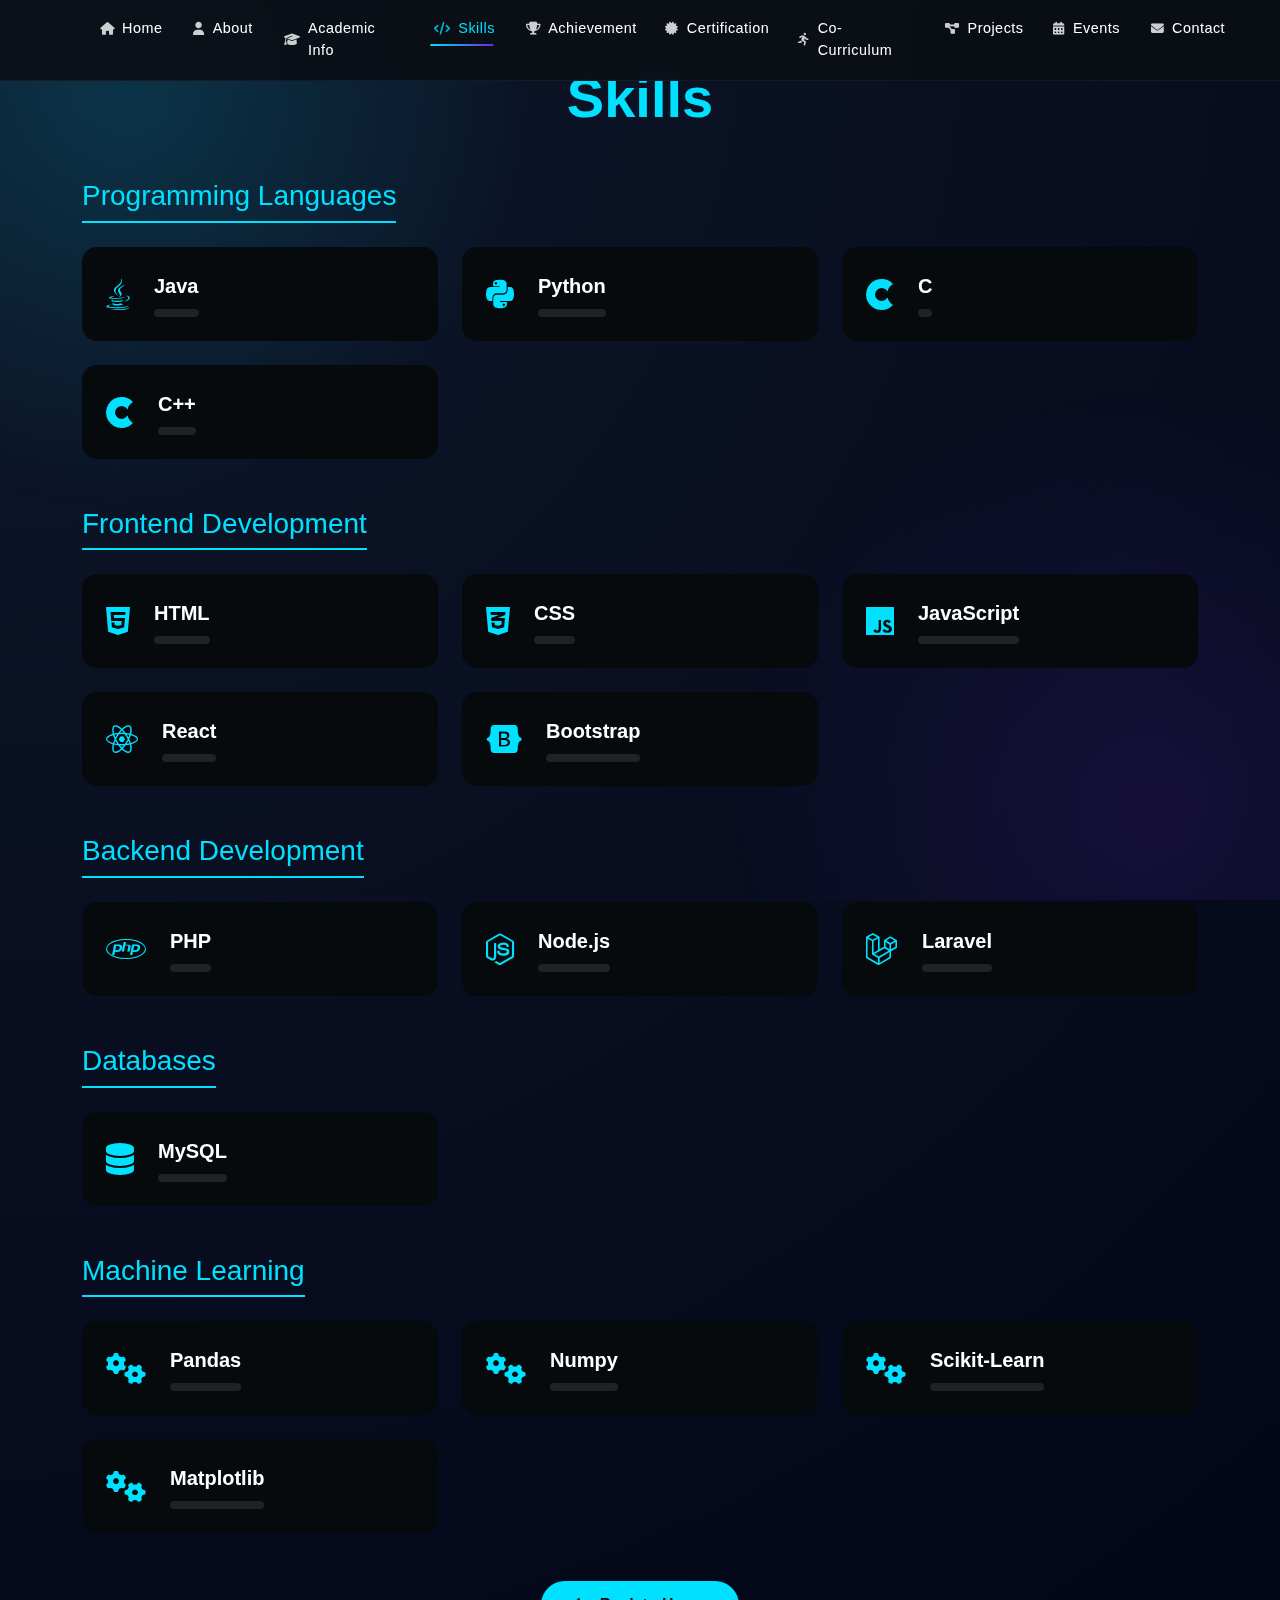
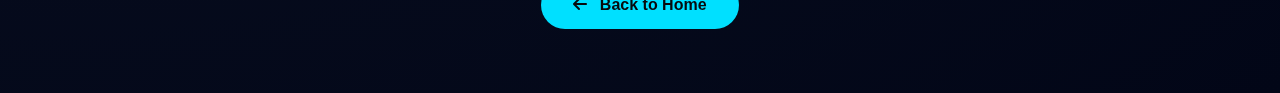
<file: skills.html>
<!DOCTYPE html>
<html lang="en">
<head>
    <meta charset="UTF-8">
    <meta name="viewport" content="width=device-width, initial-scale=1.0">
    <title>Skills</title>
    <!-- Bootstrap CSS -->
    <link href="https://cdn.jsdelivr.net/npm/bootstrap@5.3.0-alpha1/dist/css/bootstrap.min.css" rel="stylesheet">
    <!-- Font Awesome for icons -->
    <link rel="stylesheet" href="https://cdnjs.cloudflare.com/ajax/libs/font-awesome/6.4.0/css/all.min.css">
    <link rel="stylesheet" href="style.css">
    <style>
        .skills-section {
            padding: 4rem 0;
        }
        .skill-category {
            margin-bottom: 3rem;
        }

        .skill-category h3 {
            color: var(--accent-color);
            font-size: 1.75rem;
            margin-bottom: 1.5rem;
            border-bottom: 2px solid var(--accent-color);
            display: inline-block;
            padding-bottom: 0.5rem;
        }

        .skill-list {
            list-style: none;
            padding: 0;
            display: flex;
            flex-wrap: wrap;
            gap: 1.5rem;
        }

        .skill-item {
            background-color: var(--darker-bg);
            padding: 1.5rem;
            border-radius: 15px;
            display: flex;
            align-items: center;
            gap: 1.5rem;
            transition: transform 0.3s, box-shadow 0.3s, background-color 0.3s;
            width: calc(33.333% - 1rem); /* 3 items per row */
        }

        .skill-item:hover {
            transform: translateY(-10px);
            box-shadow: 0 15px 30px rgba(0, 224, 255, 0.3);
            background-color: rgba(0, 224, 255, 0.1);
        }

        .skill-item i {
            font-size: 2rem;
            color: var(--accent-color);
        }

        .skill-item .skill-name {
            font-size: 1.25rem;
            font-weight: 600;
        }

        .skill-item .skill-level {
            width: 100%;
            height: 8px;
            background-color: rgba(255, 255, 255, 0.1);
            border-radius: 5px;
            margin-top: 0.5rem;
            overflow: hidden;
        }

        .skill-item .skill-level-bar {
            height: 100%;
            background: var(--accent-color);
            border-radius: 5px;
            width: 0;
            transition: width 1s ease-in-out;
        }

        .btn-custom {
            background-color: var(--accent-color);
            color: var(--darker-bg);
            border: none;
            padding: 0.75rem 2rem;
            border-radius: 30px;
            font-weight: 600;
            transition: all 0.3s;
        }

        .btn-custom:hover {
            transform: translateY(-3px);
            box-shadow: 0 5px 15px rgba(0, 224, 255, 0.4);
        }

        /* Animation for skill level bars */
        @keyframes fillBar {
            from { width: 0; }
            to { width: var(--skill-level); }
        }

        .skill-item:hover .skill-level-bar {
            animation: fillBar 1s forwards;
        }
    </style>
</head>
<body>
         <!-- Navigation -->
<nav class="navbar navbar-expand-lg navbar-dark">
    <div class="container">
        <button class="navbar-toggler" type="button" data-bs-toggle="collapse" data-bs-target="#navbarNav">
            <span class="navbar-toggler-icon"></span>
        </button>
        <div class="collapse navbar-collapse justify-content-end" id="navbarNav">
            <ul class="navbar-nav">
                <li class="nav-item">
                    <a class="nav-link" href="index.html">
                        <i class="fas fa-home me-2"></i> Home
                    </a>
                </li>
                <li class="nav-item">
                    <a class="nav-link" href="about-me.html">
                        <i class="fas fa-user me-2"></i> About
                    </a>
                </li>
                <li class="nav-item">
                    <a class="nav-link" href="academic-info.html">
                        <i class="fas fa-graduation-cap me-2"></i> Academic Info
                    </a>
                </li>
                <li class="nav-item">
                    <a class="nav-link active" href="skills.html">
                        <i class="fas fa-code me-2"></i> Skills
                    </a>
                </li>
                <li class="nav-item">
                    <a class="nav-link" href="achievement.html">
                        <i class="fas fa-trophy me-2"></i> Achievement
                    </a>
                </li>
                <li class="nav-item">
                    <a class="nav-link" href="certification.html">
                        <i class="fas fa-certificate me-2"></i> Certification
                    </a>
                </li>
                <li class="nav-item">
                    <a class="nav-link" href="co-curriculum.html">
                        <i class="fas fa-running me-2"></i> Co-Curriculum
                    </a>
                </li>
                <!-- Added Projects -->
                <li class="nav-item">
                    <a class="nav-link" href="projects.html">
                        <i class="fas fa-project-diagram me-2"></i> Projects
                    </a>
                </li>
                <!-- Added Events -->
                <li class="nav-item">
                    <a class="nav-link" href="events.html">
                        <i class="fas fa-calendar-alt me-2"></i> Events
                    </a>
                </li>
                <li class="nav-item">
                    <a class="nav-link" href="contact.html">
                        <i class="fas fa-envelope me-2"></i> Contact
                    </a>
                </li>
            </ul>
        </div>
    </div>
</nav>

    <!-- Skills Section -->
    <section class="skills-section">
        <div class="container">
            <h1 class="display-4 fw-bold mb-5 text-center" style="color: var(--accent-color);">Skills</h1>

            <!-- Programming Languages -->
            <div class="skill-category">
                <h3>Programming Languages</h3>
                <ul class="skill-list">
                    <li class="skill-item">
                        <i class="fab fa-java"></i>
                        <div>
                            <div class="skill-name">Java</div>
                            <div class="skill-level">
                                <div class="skill-level-bar" style="--skill-level: 90%;"></div>
                            </div>
                        </div>
                    </li>
                    <li class="skill-item">
                        <i class="fab fa-python"></i>
                        <div>
                            <div class="skill-name">Python</div>
                            <div class="skill-level">
                                <div class="skill-level-bar" style="--skill-level: 85%;"></div>
                            </div>
                        </div>
                    </li>
                    <li class="skill-item">
                        <i class="fab fa-cuttlefish"></i>
                        <div>
                            <div class="skill-name">C</div>
                            <div class="skill-level">
                                <div class="skill-level-bar" style="--skill-level: 80%;"></div>
                            </div>
                        </div>
                    </li>
                    <li class="skill-item">
                        <i class="fab fa-cuttlefish"></i>
                        <div>
                            <div class="skill-name">C++</div>
                            <div class="skill-level">
                                <div class="skill-level-bar" style="--skill-level: 75%;"></div>
                            </div>
                        </div>
                    </li>
                </ul>
            </div>

            <!-- Frontend Development -->
            <div class="skill-category">
                <h3>Frontend Development</h3>
                <ul class="skill-list">
                    <li class="skill-item">
                        <i class="fab fa-html5"></i>
                        <div>
                            <div class="skill-name">HTML</div>
                            <div class="skill-level">
                                <div class="skill-level-bar" style="--skill-level: 95%;"></div>
                            </div>
                        </div>
                    </li>
                    <li class="skill-item">
                        <i class="fab fa-css3-alt"></i>
                        <div>
                            <div class="skill-name">CSS</div>
                            <div class="skill-level">
                                <div class="skill-level-bar" style="--skill-level: 90%;"></div>
                            </div>
                        </div>
                    </li>
                    <li class="skill-item">
                        <i class="fab fa-js"></i>
                        <div>
                            <div class="skill-name">JavaScript</div>
                            <div class="skill-level">
                                <div class="skill-level-bar" style="--skill-level: 85%;"></div>
                            </div>
                        </div>
                    </li>
                    <li class="skill-item">
                        <i class="fab fa-react"></i>
                        <div>
                            <div class="skill-name">React</div>
                            <div class="skill-level">
                                <div class="skill-level-bar" style="--skill-level: 80%;"></div>
                            </div>
                        </div>
                    </li>
                    <li class="skill-item">
                        <i class="fab fa-bootstrap"></i>
                        <div>
                            <div class="skill-name">Bootstrap</div>
                            <div class="skill-level">
                                <div class="skill-level-bar" style="--skill-level: 90%;"></div>
                            </div>
                        </div>
                    </li>
                </ul>
            </div>

            <!-- Backend Development -->
            <div class="skill-category">
                <h3>Backend Development</h3>
                <ul class="skill-list">
                    <li class="skill-item">
                        <i class="fab fa-php"></i>
                        <div>
                            <div class="skill-name">PHP</div>
                            <div class="skill-level">
                                <div class="skill-level-bar" style="--skill-level: 75%;"></div>
                            </div>
                        </div>
                    </li>
                    <li class="skill-item">
                        <i class="fab fa-node-js"></i>
                        <div>
                            <div class="skill-name">Node.js</div>
                            <div class="skill-level">
                                <div class="skill-level-bar" style="--skill-level: 80%;"></div>
                            </div>
                        </div>
                    </li>
                    <li class="skill-item">
                        <i class="fab fa-laravel"></i>
                        <div>
                            <div class="skill-name">Laravel</div>
                            <div class="skill-level">
                                <div class="skill-level-bar" style="--skill-level: 70%;"></div>
                            </div>
                        </div>
                    </li>
                </ul>
            </div>

            <!-- Databases -->
            <div class="skill-category">
                <h3>Databases</h3>
                <ul class="skill-list">
                    <li class="skill-item">
                        <i class="fas fa-database"></i>
                        <div>
                            <div class="skill-name">MySQL</div>
                            <div class="skill-level">
                                <div class="skill-level-bar" style="--skill-level: 85%;"></div>
                            </div>
                        </div>
                    </li>
                </ul>
            </div>

            <!-- Machine Learning -->
            <div class="skill-category">
                <h3>Machine Learning</h3>
                <ul class="skill-list">
                    <li class="skill-item">
                        <i class="fas fa-cogs"></i>
                        <div>
                            <div class="skill-name">Pandas</div>
                            <div class="skill-level">
                                <div class="skill-level-bar" style="--skill-level: 80%;"></div>
                            </div>
                        </div>
                    </li>
                    <li class="skill-item">
                        <i class="fas fa-cogs"></i>
                        <div>
                            <div class="skill-name">Numpy</div>
                            <div class="skill-level">
                                <div class="skill-level-bar" style="--skill-level: 85%;"></div>
                            </div>
                        </div>
                    </li>
                    <li class="skill-item">
                        <i class="fas fa-cogs"></i>
                        <div>
                            <div class="skill-name">Scikit-Learn</div>
                            <div class="skill-level">
                                <div class="skill-level-bar" style="--skill-level: 75%;"></div>
                            </div>
                        </div>
                    </li>
                    <li class="skill-item">
                        <i class="fas fa-cogs"></i>
                        <div>
                            <div class="skill-name">Matplotlib</div>
                            <div class="skill-level">
                                <div class="skill-level-bar" style="--skill-level: 80%;"></div>
                            </div>
                        </div>
                    </li>
                </ul>
            </div>

            <!-- Back to Home Button -->
            <div class="text-center mt-5">
                <a href="index.html" class="btn btn-custom">
                    <i class="fas fa-arrow-left me-2"></i> Back to Home
                </a>
            </div>
        </div>
    </section>

    <!-- Bootstrap JS Bundle with Popper -->
    <script src="https://cdn.jsdelivr.net/npm/bootstrap@5.3.0-alpha1/dist/js/bootstrap.bundle.min.js"></script>
</body>
</html>
</file>
<file: style.css>
:root {
    --accent-color: #00e0ff;
    --accent-secondary: #6d28d9;
    --accent-gradient: linear-gradient(
      135deg,
      var(--accent-color),
      var(--accent-secondary)
    );
    --dark-bg: #0a0e14;
    --darker-bg: #070a0d;
    --text-primary: #ffffff;
    --text-secondary: #b3b3b3;
    --glass-bg: rgba(255, 255, 255, 0.07);
    --blur-amount: 10px;
  }

  * {
    margin: 0;
    padding: 0;
    box-sizing: border-box;
  }

  body {
    background: radial-gradient(circle at 0% 0%, #0f172a 0%, #020617 100%);
    color: var(--text-primary);
    font-family: "Plus Jakarta Sans", sans-serif;
    overflow-x: hidden;
    position: relative;
  }

  body::before {
    content: "";
    position: fixed;
    top: 0;
    left: 0;
    width: 100%;
    height: 100%;
    background: radial-gradient(
        circle at 10% 10%,
        rgba(0, 224, 255, 0.15),
        transparent 30%
      ),
      radial-gradient(
        circle at 90% 90%,
        rgba(109, 40, 217, 0.15),
        transparent 30%
      );
    pointer-events: none;
    z-index: -1;
  }

  .particles {
    position: absolute;
    top: 0;
    left: 0;
    width: 100%;
    height: 100%;
    overflow: hidden;
    z-index: -1;
  }

  .particle {
    position: absolute;
    width: 2px;
    height: 2px;
    background-color: rgba(255, 255, 255, 0.2);
    border-radius: 50%;
  }

  .navbar {
    background-color: rgba(10, 14, 20, 0.9);
    backdrop-filter: blur(var(--blur-amount));
    -webkit-backdrop-filter: blur(var(--blur-amount));
    position: fixed;
    width: 100%;
    z-index: 1000;
    padding: 0.75rem 0; /* Slightly larger padding */
    transition: all 0.4s ease;
    border-bottom: 1px solid rgba(255, 255, 255, 0.05);
  }

  .navbar.scrolled {
    padding: 0.5rem 0; /* Slightly larger padding when scrolled */
    box-shadow: 0 5px 20px rgba(0, 0, 0, 0.3);
  }

  .navbar-brand {
    font-weight: 700;
    font-size: 1.5rem; /* Slightly larger font size */
    font-family: "Outfit", sans-serif;
    letter-spacing: 1px;
    background: var(--accent-gradient);
    -webkit-background-clip: text;
    background-clip: text;
    -webkit-text-fill-color: transparent;
    padding: 0.3rem 0; /* Adjusted padding */
  }

  /* Adjust Navbar Item Spacing */
  .nav-link {
    color: var(--text-primary) !important;
    margin: 0 0.4rem; /* Reduced margin between items */
    position: relative;
    font-weight: 500;
    transition: all 0.3s;
    padding: 0.4rem 0.7rem !important; /* Reduced padding */
    font-size: 0.9rem; /* Slightly smaller font size */
    letter-spacing: 0.5px;
    display: flex; /* Ensure flex layout for alignment */
    align-items: center; /* Center align items vertically */
  }

  .nav-link i {
    font-size: 0.8rem; /* Slightly smaller icon size */
    opacity: 0.8;
    margin-right: 0.4rem; /* Reduced margin between icon and text */
  }

  .nav-link::after {
    content: "";
    position: absolute;
    width: 0;
    height: 2px;
    bottom: 0;
    left: 50%;
    background: var(--accent-gradient);
    transition: all 0.3s ease;
    transform: translateX(-50%);
  }

  .nav-link:hover::after,
  .nav-link.active::after {
    width: 80%;
  }

  .nav-link:hover,
  .nav-link.active {
    color: var(--accent-color) !important;
  }

  /* Nav menu animation */
  .navbar-collapse {
    transition: all 0.4s ease;
  }

  .navbar-toggler {
    border: none;
    background: transparent;
  }

  .navbar-toggler:focus {
    box-shadow: none;
  }

  .navbar-toggler-icon {
    background-image: url("data:image/svg+xml,%3csvg xmlns='http://www.w3.org/2000/svg' viewBox='0 0 30 30'%3e%3cpath stroke='rgba%28255, 255, 255, 0.9%29' stroke-linecap='round' stroke-miterlimit='10' stroke-width='2' d='M4 7h22M4 15h22M4 23h22'/%3e%3c/svg%3e");
  }

  /* Menu hover effect */
  .nav-item {
    position: relative;
    overflow: hidden;
  }

  .nav-item::before {
    content: "";
    position: absolute;
    top: 0;
    left: 0;
    width: 100%;
    height: 100%;
    background: rgba(0, 224, 255, 0.1);
    transform: translateY(-100%);
    transition: transform 0.3s ease;
    z-index: -1;
    border-radius: 5px;
  }

  .nav-item:hover::before {
    transform: translateY(0);
  }

  .hero-section {
    min-height: 100vh;
    display: flex;
    align-items: center;
    padding: 100px 0;
    position: relative;
    overflow: hidden;
  }

  .hero-section::before {
    content: "";
    position: absolute;
    top: 0;
    left: 0;
    width: 100%;
    height: 100%;
    background: url("data:image/svg+xml,%3Csvg width='60' height='60' viewBox='0 0 60 60' xmlns='http://www.w3.org/2000/svg'%3E%3Cg fill='none' fill-rule='evenodd'%3E%3Cg fill='%2300e0ff' fill-opacity='0.05'%3E%3Cpath d='M36 34v-4h-2v4h-4v2h4v4h2v-4h4v-2h-4zm0-30V0h-2v4h-4v2h4v4h2V6h4V4h-4zM6 34v-4H4v4H0v2h4v4h2v-4h4v-2H6zM6 4V0H4v4H0v2h4v4h2V6h4V4H6z'/%3E%3C/g%3E%3C/g%3E%3C/svg%3E");
    opacity: 0.3;
    z-index: -1;
  }

  .intro-text {
    font-size: 1.1rem;
    font-weight: 400;
    opacity: 0.9;
    letter-spacing: 3px;
    text-transform: uppercase;
    margin-bottom: 0.5rem;
    position: relative;
    display: inline-block;
    padding-left: 40px;
  }

  .intro-text::before {
    content: "";
    position: absolute;
    left: 0;
    top: 50%;
    width: 30px;
    height: 2px;
    background: var(--accent-gradient);
    transform: translateY(-50%);
  }

  .name {
    font-family: "Outfit", sans-serif;
    font-size: 4.5rem;
    font-weight: 900;
    margin: 0.6rem 0;
    background: linear-gradient(to right, #ffffff, var(--accent-color));
    -webkit-background-clip: text;
    background-clip: text;
    -webkit-text-fill-color: transparent;
    line-height: 1.1;
    letter-spacing: -1px;
    text-shadow: 0 5px 30px rgba(0, 224, 255, 0.2);
  }

  .profession {
    font-size: 2.2rem;
    margin-bottom: 1.8rem;
    font-weight: 600;
  }

  .accent-text {
    color: var(--accent-color);
    position: relative;
  }

  .description {
    font-size: 1.15rem;
    line-height: 1.8;
    color: var(--text-secondary);
    margin-bottom: 2.5rem;
    max-width: 600px;
    font-weight: 300;
  }

  /* Social icons */
  .social-icons {
    display: flex;
    gap: 1.2rem;
    margin-bottom: 3rem;
  }

  .social-icon {
    display: inline-flex;
    align-items: center;
    justify-content: center;
    width: 50px;
    height: 50px;
    border-radius: 50%;
    background: var(--glass-bg);
    backdrop-filter: blur(10px);
    -webkit-backdrop-filter: blur(10px);
    color: var(--accent-color);
    font-size: 1.25rem;
    box-shadow: 0 4px 15px rgba(0, 0, 0, 0.2);
    border: 1px solid rgba(255, 255, 255, 0.1);
    transition: all 0.4s cubic-bezier(0.175, 0.885, 0.32, 1.275);
    position: relative;
    overflow: hidden;
  }

  .social-icon::before {
    content: "";
    position: absolute;
    top: 0;
    left: 0;
    width: 100%;
    height: 100%;
    background: var(--accent-gradient);
    opacity: 0;
    transition: all 0.4s ease;
    z-index: -1;
  }

  .social-icon:hover {
    transform: translateY(-8px) scale(1.05);
    color: #ffffff;
    box-shadow: 0 10px 25px rgba(0, 224, 255, 0.4);
    border-color: transparent;
  }

  .social-icon:hover::before {
    opacity: 1;
  }

  /* Button */
  .download-btn {
    background: var(--accent-gradient);
    color: var(--darker-bg);
    border: none;
    padding: 1rem 2.8rem;
    border-radius: 50px;
    font-weight: 600;
    font-size: 1rem;
    letter-spacing: 0.5px;
    transition: all 0.4s cubic-bezier(0.175, 0.885, 0.32, 1.275);
    position: relative;
    overflow: hidden;
    z-index: 1;
    box-shadow: 0 10px 30px rgba(0, 224, 255, 0.4);
  }

  .download-btn::before {
    content: "";
    position: absolute;
    top: 0;
    left: 0;
    width: 0%;
    height: 100%;
    background: rgba(255, 255, 255, 0.2);
    transition: all 0.4s;
    z-index: -1;
    border-radius: 50px;
  }

  .download-btn:hover::before {
    width: 100%;
  }

  .download-btn:hover {
    transform: translateY(-7px);
    box-shadow: 0 20px 40px rgba(0, 224, 255, 0.5);
  }

  .download-btn i {
    margin-left: 10px;
    transition: transform 0.3s ease;
  }

  .download-btn:hover i {
    transform: translateY(2px);
  }

  /* Hexagon and glow effect */
  .profile-container {
    position: relative;
    width: 100%;
    max-width: 500px;
    margin: 0 auto;
    transform-style: preserve-3d;
    perspective: 1000px;
  }

  .hexagon-wrapper {
    position: relative;
    transform: rotate(0deg) translateZ(0);
    transition: all 0.5s ease;
    animation: float 6s ease-in-out infinite;
    z-index: 1;
  }

  @keyframes float {
    0%,
    100% {
      transform: translateY(0) rotate(0deg);
    }
    50% {
      transform: translateY(-25px) rotate(2deg);
    }
  }

  .hexagon {
    position: relative;
    width: 100%;
    height: 0;
    padding-bottom: 115%;
    overflow: hidden;
    clip-path: polygon(
      50% 0%,
      100% 25%,
      100% 75%,
      50% 100%,
      0% 75%,
      0% 25%
    );
    box-shadow: 0 20px 50px rgba(0, 0, 0, 0.4);
    transition: all 0.5s ease;
    transform: translateZ(0);
  }

  .hexagon::before {
    content: "";
    position: absolute;
    inset: 0;
    background: linear-gradient(
      135deg,
      rgba(0, 224, 255, 0.35),
      rgba(109, 40, 217, 0.35)
    );
    z-index: 1;
    opacity: 0.7;
    mix-blend-mode: overlay;
  }

  .hexagon img {
    position: absolute;
    width: 100%;
    height: 100%;
    object-fit: cover;
    object-position: center;
    transition: all 0.5s ease;
    transform: scale(1.05);
    filter: contrast(110%) brightness(105%);
  }

  .hexagon-border {
    position: absolute;
    top: -8px;
    left: -8px;
    right: -8px;
    bottom: -8px;
    background: var(--accent-gradient);
    z-index: -1;
    clip-path: polygon(
      50% 0%,
      100% 25%,
      100% 75%,
      50% 100%,
      0% 75%,
      0% 25%
    );
    opacity: 0.8;
  }

  .hexagon-glow {
    position: absolute;
    top: -30px;
    left: -30px;
    right: -30px;
    bottom: -30px;
    background: var(--accent-gradient);
    z-index: -2;
    filter: blur(40px);
    opacity: 0.5;
    clip-path: polygon(
      50% 0%,
      100% 25%,
      100% 75%,
      50% 100%,
      0% 75%,
      0% 25%
    );
    animation: pulse 4s infinite alternate;
  }

  @keyframes pulse {
    0% {
      opacity: 0.3;
      filter: blur(30px);
    }
    100% {
      opacity: 0.8;
      filter: blur(50px);
    }
  }

  /* Animated dots for Typed.js */
  .typed-cursor {
    color: var(--accent-color);
    font-size: 2.2rem;
    opacity: 1;
    animation: blink 1s infinite;
  }

  @keyframes blink {
    0%,
    100% {
      opacity: 1;
    }
    50% {
      opacity: 0;
    }
  }

  /* Responsive adjustments */
  @media (max-width: 992px) {
    .name {
      font-size: 3.5rem;
    }
    .profession {
      font-size: 1.8rem;
    }
    .hero-section {
      padding-top: 150px;
    }
    .profile-container {
      margin-top: 3rem;
    }
  }

  @media (max-width: 768px) {
    .name {
      font-size: 3rem;
    }
    .profession {
      font-size: 1.6rem;
    }
    .description {
      font-size: 1rem;
    }
  }

  /* Nav menu animation */
  .navbar-collapse {
    transition: all 0.4s ease;
  }

  .navbar-toggler {
    border: none;
    background: transparent;
  }

  .navbar-toggler:focus {
    box-shadow: none;
  }

  .navbar-toggler-icon {
    background-image: url("data:image/svg+xml,%3csvg xmlns='http://www.w3.org/2000/svg' viewBox='0 0 30 30'%3e%3cpath stroke='rgba%28255, 255, 255, 0.9%29' stroke-linecap='round' stroke-miterlimit='10' stroke-width='2' d='M4 7h22M4 15h22M4 23h22'/%3e%3c/svg%3e");
  }

  /* Animation for content sections */
  .fade-up {
    opacity: 0;
    transform: translateY(30px);
    transition: all 0.8s ease;
  }

  .fade-up.appear {
    opacity: 1;
    transform: translateY(0);
  }

  @keyframes scrollIndicate {
    0%,
    100% {
      opacity: 0.4;
    }
    50% {
      opacity: 1;
    }
  }

  @keyframes bounce {
    0%,
    20%,
    50%,
    80%,
    100% {
      transform: translateY(0);
    }
    40% {
      transform: translateY(-12px);
    }
    60% {
      transform: translateY(-6px);
    }
  }

  /* Add decorative elements */
  .decorator {
    position: absolute;
    background: var(--accent-gradient);
    opacity: 0.4;
    border-radius: 100%;
    filter: blur(60px);
    z-index: -1;
  }

  .decorator-1 {
    width: 300px;
    height: 300px;
    top: -100px;
    left: -150px;
    animation: float-slow 15s infinite alternate;
  }

  .decorator-2 {
    width: 200px;
    height: 200px;
    bottom: -100px;
    right: -100px;
    background: var(--accent-secondary);
    animation: float-slow 10s infinite alternate-reverse;
  }

  @keyframes float-slow {
    0% {
      transform: translate(0, 0);
    }
    100% {
      transform: translate(30px, 30px);
    }
  }

  /* Menu hover effect */
  .nav-item {
    position: relative;
    overflow: hidden;
  }

  .nav-item::before {
    content: "";
    position: absolute;
    top: 0;
    left: 0;
    width: 100%;
    height: 100%;
    background: rgba(0, 224, 255, 0.1);
    transform: translateY(-100%);
    transition: transform 0.3s ease;
    z-index: -1;
    border-radius: 5px;
  }

  .nav-item:hover::before {
    transform: translateY(0);
}

.info-card {
    background-color: var(--darker-bg);
    border-radius: 10px;
    transition: transform 0.3s, box-shadow 0.3s;
}

.info-card:hover {
    transform: translateY(-5px);
    box-shadow: 0 10px 20px rgba(0, 224, 255, 0.2);
}

.list-group-item {
    background-color: var(--dark-bg);
    color: white;
    border: none;
    margin-bottom: 0.5rem;
    border-radius: 5px;
    display: flex;
    align-items: center;
    gap: 1rem;
    padding: 1rem;
}

.list-group-item i {
    color: var(--accent-color);
    font-size: 1.2rem;
    width: 30px;
    text-align: center;
}

.btn-custom {
    background-color: var(--accent-color);
    color: var(--darker-bg);
    border: none;
    padding: 0.6rem 2rem;
    border-radius: 30px;
    font-weight: 600;
    transition: all 0.3s;
}

.btn-custom:hover {
    transform: translateY(-3px);
    box-shadow: 0 5px 15px rgba(0, 224, 255, 0.4);
}

.highlight {
    color: var(--accent-color);
}

.academic-section {
    padding: 4rem 0;
}

.custom-card {
    background-color: var(--darker-bg);
    border-radius: 15px;
    overflow: hidden;
}

.custom-card-header {
    background-color: rgba(0, 224, 255, 0.1);
    position: relative;
}

.custom-card-header h1 {
    font-size: 2.5rem;
    font-weight: 700;
}

.custom-card-header p {
    font-size: 1.25rem;
}

.education-icon {
    background-color: var(--accent-color);
    width: 80px;
    height: 80px;
    display: flex;
    align-items: center;
    justify-content: center;
}

.education-badge {
    background-color: rgba(0, 224, 255, 0.1);
    color: var(--accent-color);
    font-size: 0.9rem;
}

.border-custom {
    border-color: rgba(255, 255, 255, 0.1) !important;
}

.btn-custom {
    background-color: var(--accent-color);
    color: var(--darker-bg);
    border: none;
    padding: 0.75rem 2rem;
    border-radius: 30px;
    font-weight: 600;
    transition: all 0.3s;
}

.btn-custom:hover {
    transform: translateY(-3px);
    box-shadow: 0 5px 15px rgba(0, 224, 255, 0.4);
}
</file>
